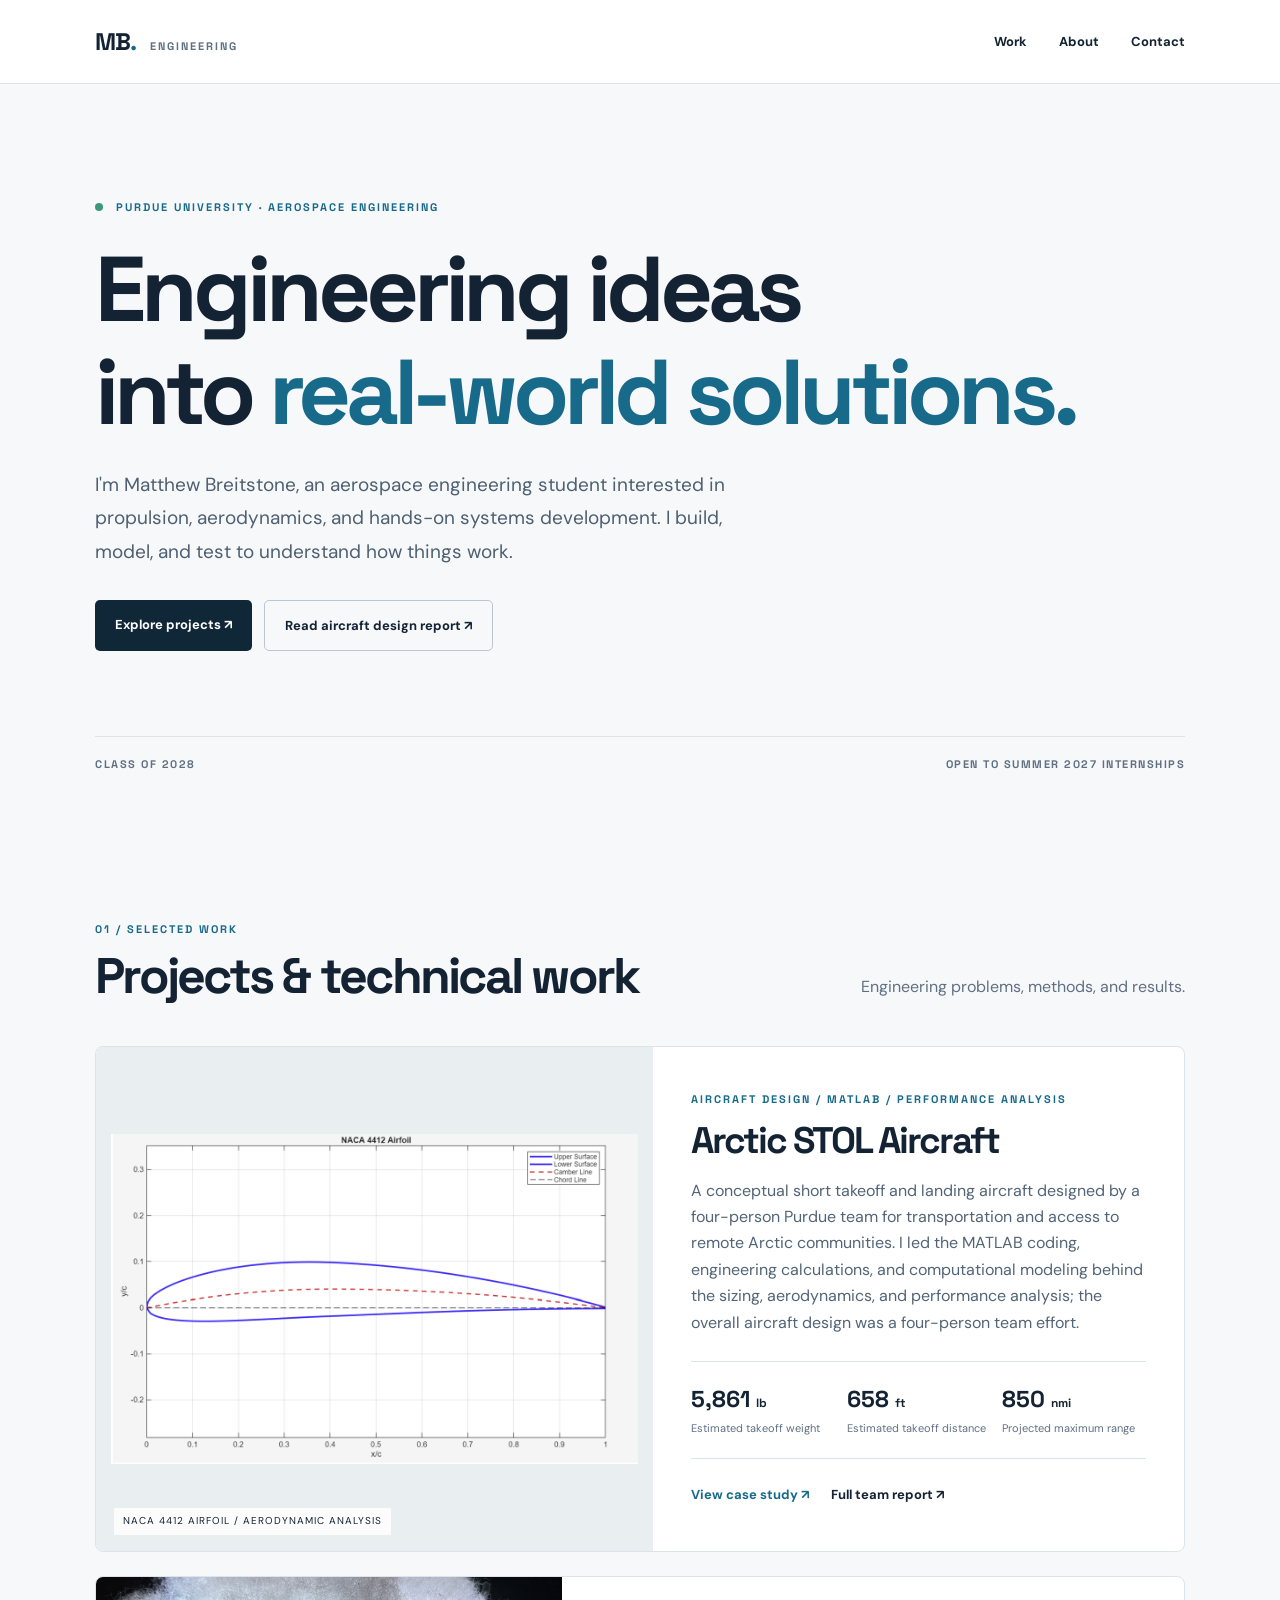
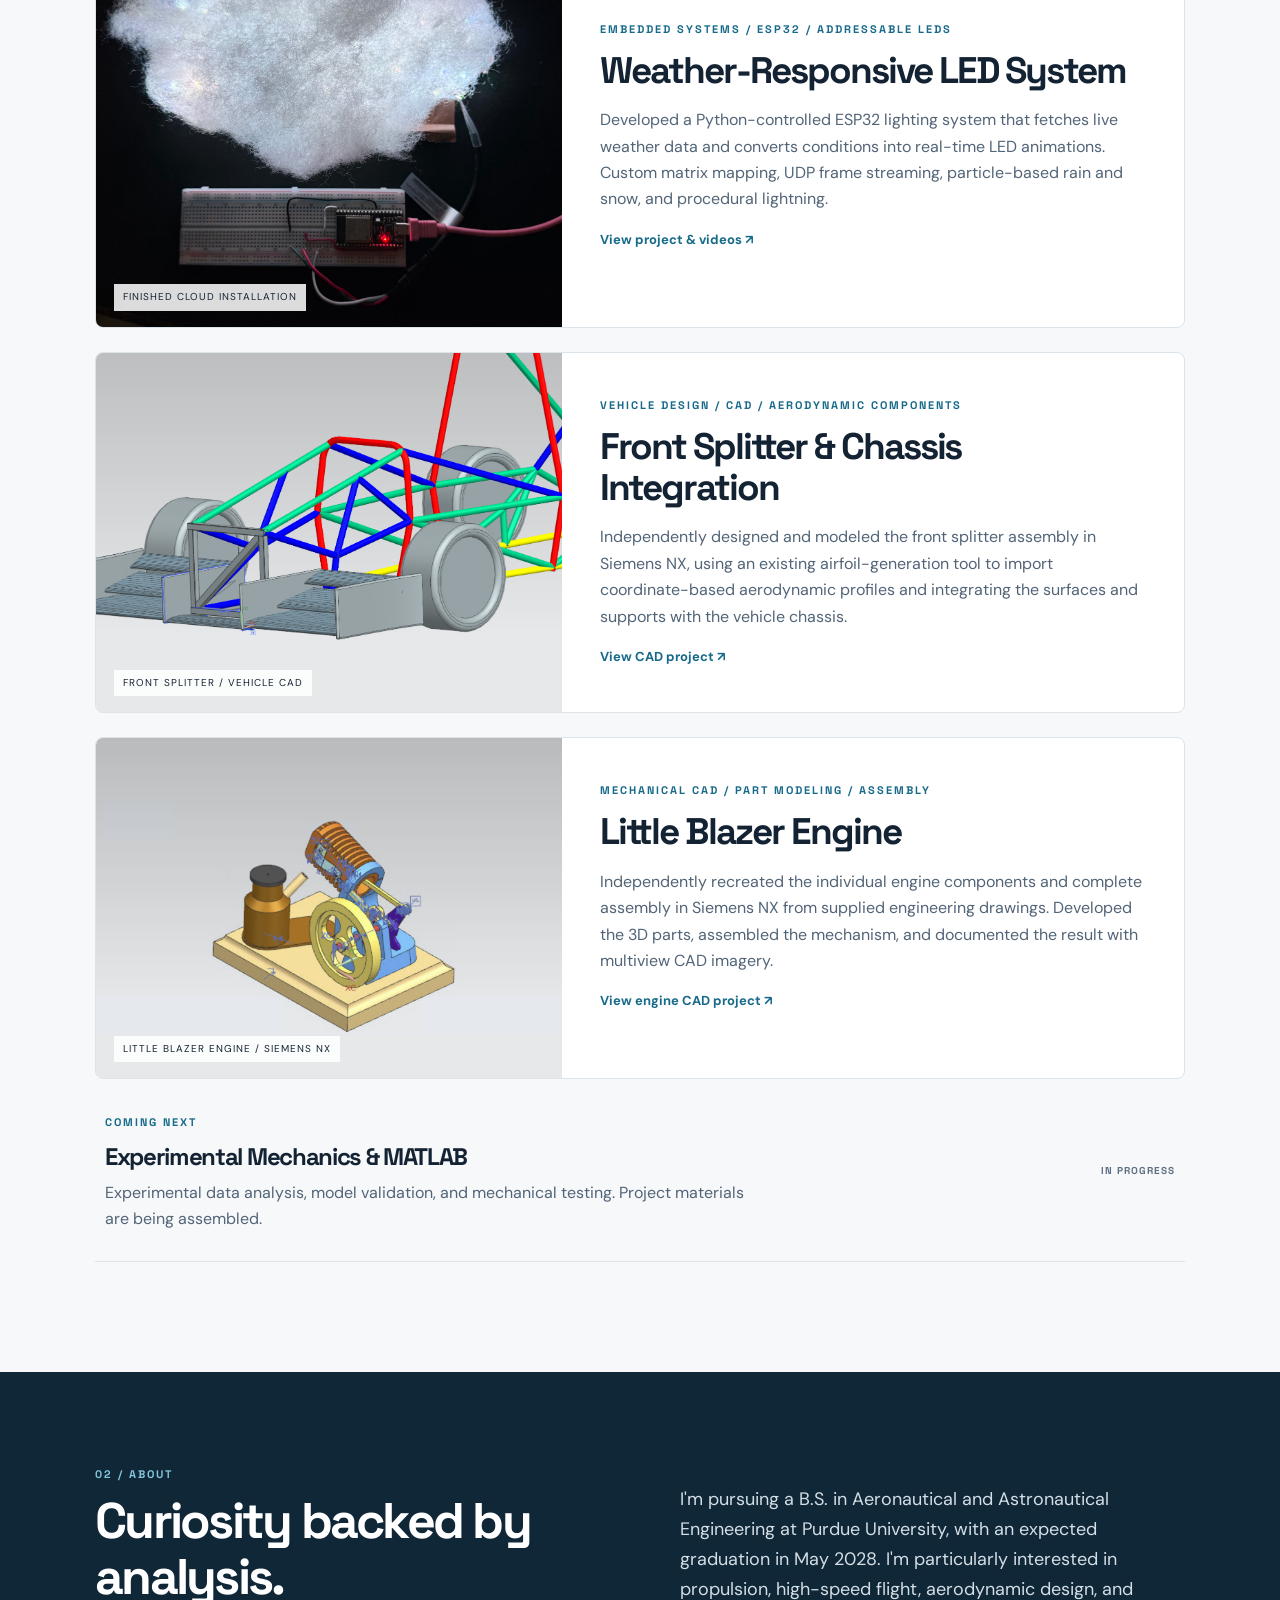
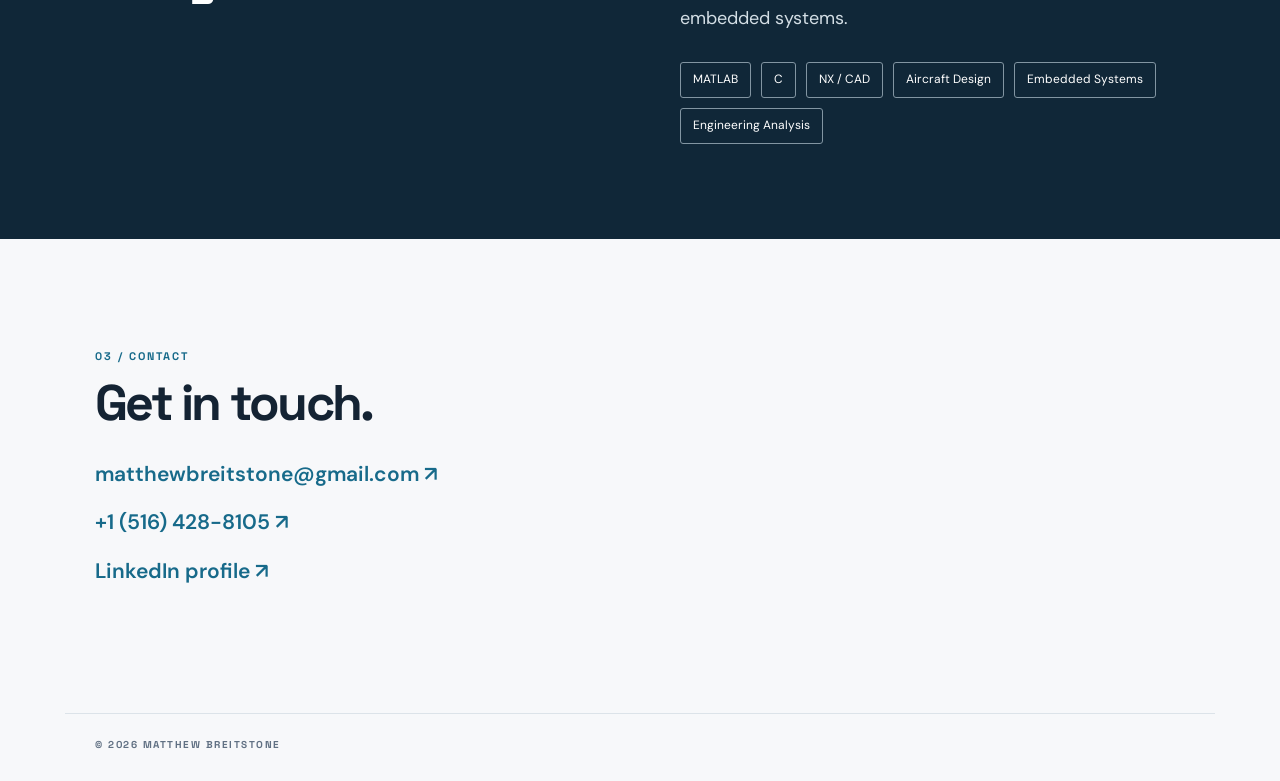
<file: index.html>
<!doctype html><html lang="en"><head><meta charset="utf-8"><meta name="viewport" content="width=device-width, initial-scale=1"><meta name="description" content="Aerospace engineering portfolio — aircraft design, embedded systems, and engineering analysis."><title>Matthew Breitstone | Aerospace Engineering</title><link rel="stylesheet" href="styles.css"></head><body><header class="nav"><a class="brand" href="#home">MB<span class="dot">.</span> <span>ENGINEERING</span></a><nav><a href="#work">Work</a><a href="#about">About</a><a href="#contact">Contact</a></nav></header><main id="home"><section class="hero wrap"><div class="eyebrow"><span class="status"></span> PURDUE UNIVERSITY · AEROSPACE ENGINEERING</div><h1>Engineering ideas<br>into <em>real-world solutions.</em></h1><p class="lead">I'm Matthew Breitstone, an aerospace engineering student interested in propulsion, aerodynamics, and hands-on systems development. I build, model, and test to understand how things work.</p><div class="actions"><a class="button primary" href="#work">Explore projects <span>↗</span></a><a class="button secondary" href="assets/aircraft-design-report.pdf" target="_blank" rel="noopener">Read aircraft design report ↗</a></div><div class="hero-foot"><span>CLASS OF 2028</span><span>OPEN TO SUMMER 2027 INTERNSHIPS</span></div></section><section class="work wrap" id="work"><div class="section-head"><div><div class="eyebrow">01 / SELECTED WORK</div><h2>Projects & technical work</h2></div><p>Engineering problems, methods, and results.</p></div><article class="project featured"><div class="project-image"><img src="assets/naca-4412-airfoil.png" alt="NACA 4412 airfoil profile with upper and lower surfaces, camber line, and chord line"><span class="image-caption">NACA 4412 AIRFOIL / AERODYNAMIC ANALYSIS</span></div><div class="project-body"><div class="eyebrow">AIRCRAFT DESIGN / MATLAB / PERFORMANCE ANALYSIS</div><h3>Arctic STOL Aircraft</h3><p>A conceptual short takeoff and landing aircraft designed by a four-person Purdue team for transportation and access to remote Arctic communities. I led the MATLAB coding, engineering calculations, and computational modeling behind the sizing, aerodynamics, and performance analysis; the overall aircraft design was a four-person team effort.</p><div class="metrics"><div><strong>5,861 <small>lb</small></strong><span>Estimated takeoff weight</span></div><div><strong>658 <small>ft</small></strong><span>Estimated takeoff distance</span></div><div><strong>850 <small>nmi</small></strong><span>Projected maximum range</span></div></div><div class="project-links"><a href="aircraft.html">View case study ↗</a><a href="assets/aircraft-design-report.pdf" target="_blank" rel="noopener">Full team report ↗</a></div></div></article><article class="project led-feature"><div class="led-preview"><img src="assets/finished-led-cloud.jpeg" alt="Finished illuminated cloud installation with ESP32 controller and breadboard"><span class="image-caption">FINISHED CLOUD INSTALLATION</span></div><div class="project-body"><div class="eyebrow">EMBEDDED SYSTEMS / ESP32 / ADDRESSABLE LEDS</div><h3>Weather-Responsive LED System</h3><p>Developed a Python-controlled ESP32 lighting system that fetches live weather data and converts conditions into real-time LED animations. Custom matrix mapping, UDP frame streaming, particle-based rain and snow, and procedural lightning.</p><div class="project-links"><a href="esp32.html">View project &amp; videos ↗</a></div></div></article><article class="project led-feature"><div class="led-preview"><img src="assets/front-splitter-cad.png" alt="CAD view of a front splitter assembly integrated with a tubular vehicle chassis"><span class="image-caption">FRONT SPLITTER / VEHICLE CAD</span></div><div class="project-body"><div class="eyebrow">VEHICLE DESIGN / CAD / AERODYNAMIC COMPONENTS</div><h3>Front Splitter &amp; Chassis Integration</h3><p>Independently designed and modeled the front splitter assembly in Siemens NX, using an existing airfoil-generation tool to import coordinate-based aerodynamic profiles and integrating the surfaces and supports with the vehicle chassis.</p><div class="project-links"><a href="splitter.html">View CAD project ↗</a></div></div></article><article class="project led-feature"><div class="led-preview"><img src="assets/blazer-engine-cad.png" alt="Colored Siemens NX CAD model of a single-cylinder Little Blazer engine assembly"><span class="image-caption">LITTLE BLAZER ENGINE / SIEMENS NX</span></div><div class="project-body"><div class="eyebrow">MECHANICAL CAD / PART MODELING / ASSEMBLY</div><h3>Little Blazer Engine</h3><p>Independently recreated the individual engine components and complete assembly in Siemens NX from supplied engineering drawings. Developed the 3D parts, assembled the mechanism, and documented the result with multiview CAD imagery.</p><div class="project-links"><a href="engine.html">View engine CAD project ↗</a></div></div></article><div class="upcoming"><div><span class="eyebrow">COMING NEXT</span><h3>Experimental Mechanics & MATLAB</h3><p>Experimental data analysis, model validation, and mechanical testing. Project materials are being assembled.</p></div><span class="pending">IN PROGRESS</span></div></section><section class="about" id="about"><div class="wrap about-grid"><div><div class="eyebrow">02 / ABOUT</div><h2>Curiosity backed by analysis.</h2></div><div><p>I'm pursuing a B.S. in Aeronautical and Astronautical Engineering at Purdue University, with an expected graduation in May 2028. I'm particularly interested in propulsion, high-speed flight, aerodynamic design, and embedded systems.</p><div class="skill-list"><span>MATLAB</span><span>C</span><span>NX / CAD</span><span>Aircraft Design</span><span>Embedded Systems</span><span>Engineering Analysis</span></div></div></div></section><section class="contact wrap" id="contact"><div class="eyebrow">03 / CONTACT</div><h2>Get in touch.</h2><div class="contact-links"><a href="mailto:matthewbreitstone@gmail.com">matthewbreitstone@gmail.com ↗</a><a href="tel:+15164288105">+1 (516) 428-8105 ↗</a><a href="https://www.linkedin.com/in/matthew-breitstone-730b54327/" target="_blank" rel="noopener noreferrer">LinkedIn profile ↗</a></div></section></main><footer class="wrap"><span>© <span id="year">2026</span> MATTHEW BREITSTONE</span></footer><script>document.getElementById('year').textContent=new Date().getFullYear()</script></body></html>
</file>
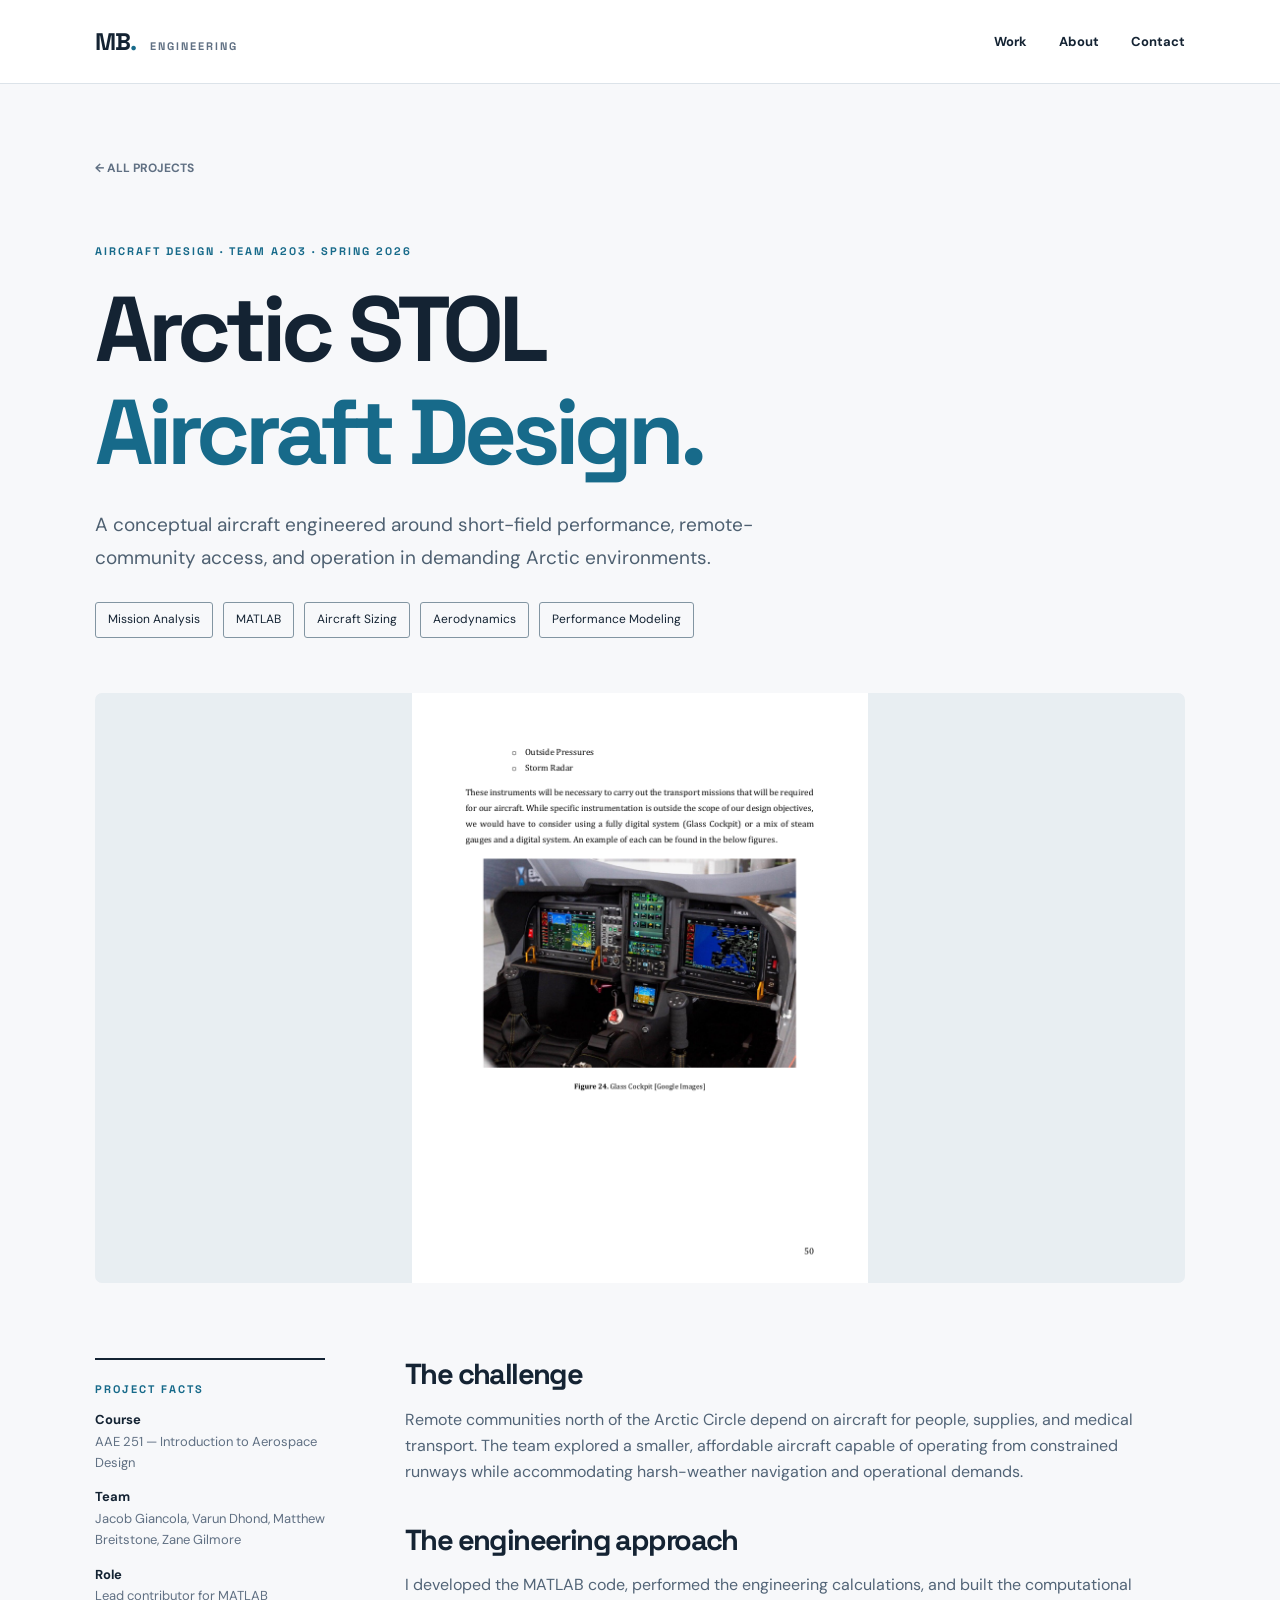
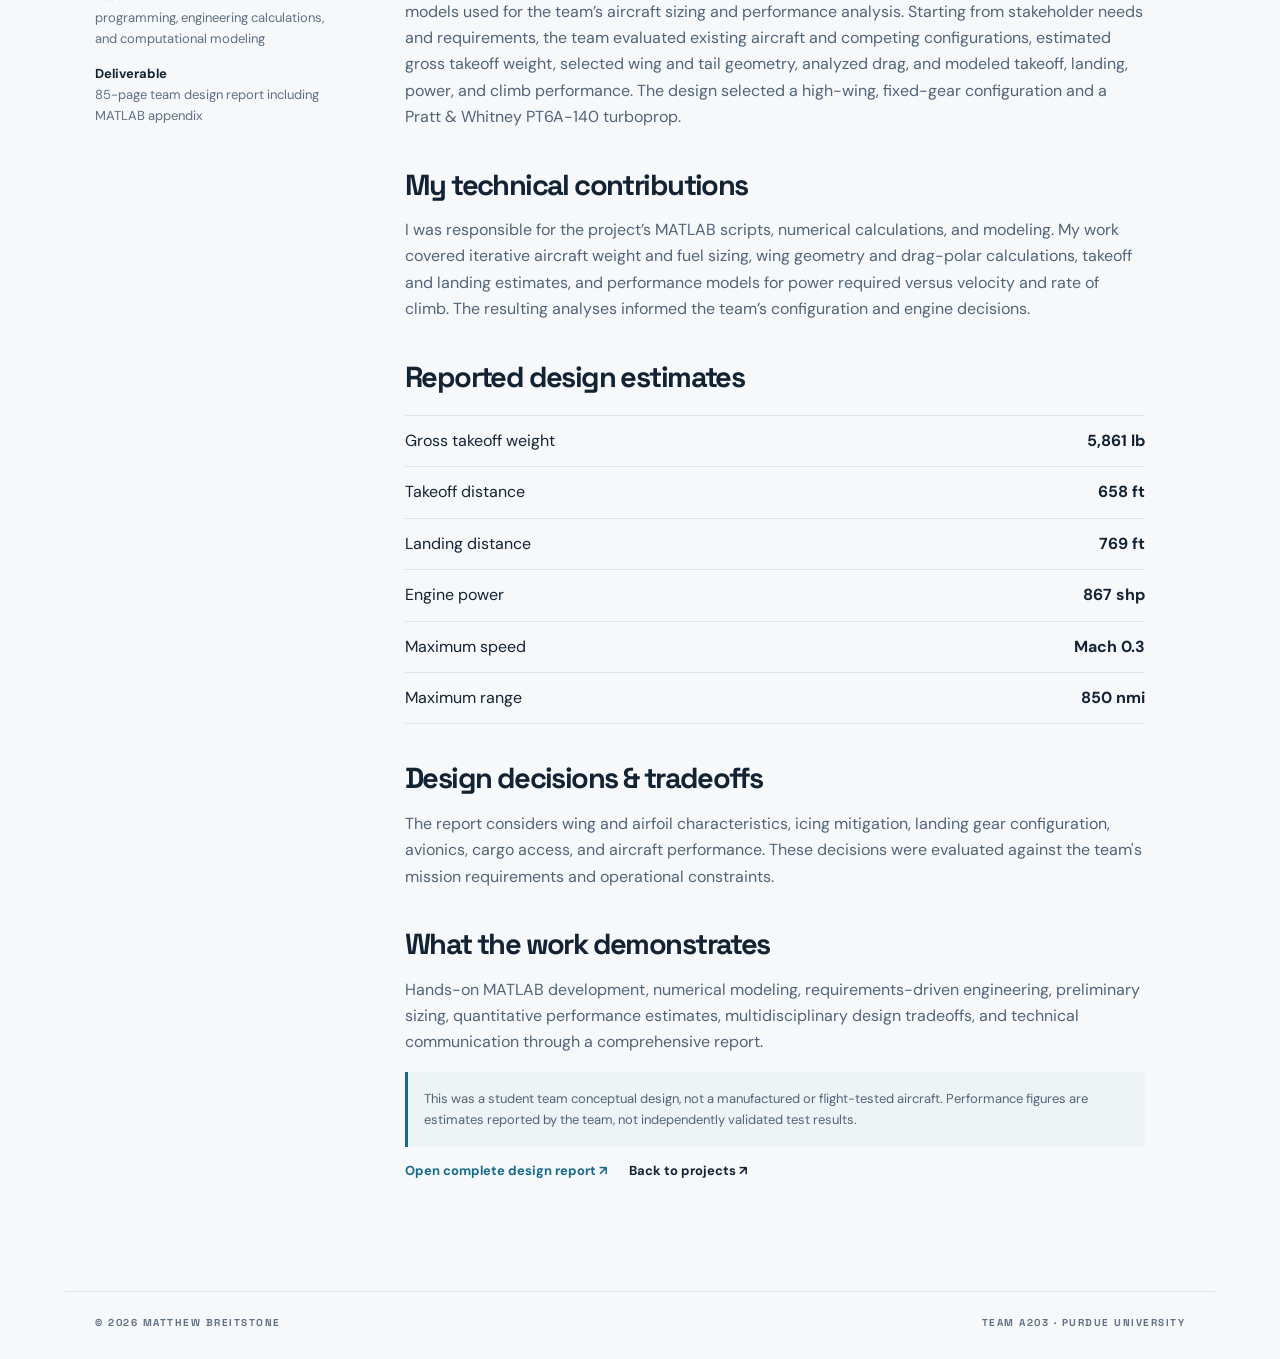
<file: aircraft.html>
<!doctype html><html lang="en"><head><meta charset="utf-8"><meta name="viewport" content="width=device-width, initial-scale=1"><meta name="description" content="Arctic STOL aircraft conceptual design case study by Purdue AAE 251 Team A203."><title>Arctic STOL Aircraft | Matthew Breitstone</title><link rel="stylesheet" href="styles.css"></head><body><header class="nav"><a class="brand" href="index.html">MB<span class="dot">.</span> <span>ENGINEERING</span></a><nav><a href="index.html#work">Work</a><a href="index.html#about">About</a><a href="index.html#contact">Contact</a></nav></header><main><section class="case-hero wrap"><a class="back" href="index.html#work">← ALL PROJECTS</a><div class="eyebrow">AIRCRAFT DESIGN · TEAM A203 · SPRING 2026</div><h1>Arctic STOL<br><em>Aircraft Design.</em></h1><p class="lead">A conceptual aircraft engineered around short-field performance, remote-community access, and operation in demanding Arctic environments.</p><div class="skill-list"><span>Mission Analysis</span><span>MATLAB</span><span>Aircraft Sizing</span><span>Aerodynamics</span><span>Performance Modeling</span></div></section><section class="wrap case-content"><div class="case-image"><img src="assets/aircraft-drawing.png" alt="Dimensioned conceptual aircraft drawing from the team report"></div><div class="case-grid"><aside><div class="eyebrow">PROJECT FACTS</div><p><strong>Course</strong><br>AAE 251 — Introduction to Aerospace Design</p><p><strong>Team</strong><br>Jacob Giancola, Varun Dhond, Matthew Breitstone, Zane Gilmore</p><p><strong>Role</strong><br>Lead contributor for MATLAB programming, engineering calculations, and computational modeling</p><p><strong>Deliverable</strong><br>85-page team design report including MATLAB appendix</p></aside><div class="case-copy"><h2>The challenge</h2><p>Remote communities north of the Arctic Circle depend on aircraft for people, supplies, and medical transport. The team explored a smaller, affordable aircraft capable of operating from constrained runways while accommodating harsh-weather navigation and operational demands.</p><h2>The engineering approach</h2><p>I developed the MATLAB code, performed the engineering calculations, and built the computational models used for the team’s aircraft sizing and performance analysis. Starting from stakeholder needs and requirements, the team evaluated existing aircraft and competing configurations, estimated gross takeoff weight, selected wing and tail geometry, analyzed drag, and modeled takeoff, landing, power, and climb performance. The design selected a high-wing, fixed-gear configuration and a Pratt & Whitney PT6A-140 turboprop.</p><h2>My technical contributions</h2><p>I was responsible for the project’s MATLAB scripts, numerical calculations, and modeling. My work covered iterative aircraft weight and fuel sizing, wing geometry and drag-polar calculations, takeoff and landing estimates, and performance models for power required versus velocity and rate of climb. The resulting analyses informed the team’s configuration and engine decisions.</p><h2>Reported design estimates</h2><div class="data-table"><div><span>Gross takeoff weight</span><strong>5,861 lb</strong></div><div><span>Takeoff distance</span><strong>658 ft</strong></div><div><span>Landing distance</span><strong>769 ft</strong></div><div><span>Engine power</span><strong>867 shp</strong></div><div><span>Maximum speed</span><strong>Mach 0.3</strong></div><div><span>Maximum range</span><strong>850 nmi</strong></div></div><h2>Design decisions & tradeoffs</h2><p>The report considers wing and airfoil characteristics, icing mitigation, landing gear configuration, avionics, cargo access, and aircraft performance. These decisions were evaluated against the team's mission requirements and operational constraints.</p><h2>What the work demonstrates</h2><p>Hands-on MATLAB development, numerical modeling, requirements-driven engineering, preliminary sizing, quantitative performance estimates, multidisciplinary design tradeoffs, and technical communication through a comprehensive report.</p><p class="fine-print">This was a student team conceptual design, not a manufactured or flight-tested aircraft. Performance figures are estimates reported by the team, not independently validated test results.</p><div class="project-links"><a href="assets/aircraft-design-report.pdf" target="_blank" rel="noopener">Open complete design report ↗</a><a href="index.html#work">Back to projects ↗</a></div></div></div></section></main><footer class="wrap"><span>© 2026 MATTHEW BREITSTONE</span><span>TEAM A203 · PURDUE UNIVERSITY</span></footer></body></html>
</file>
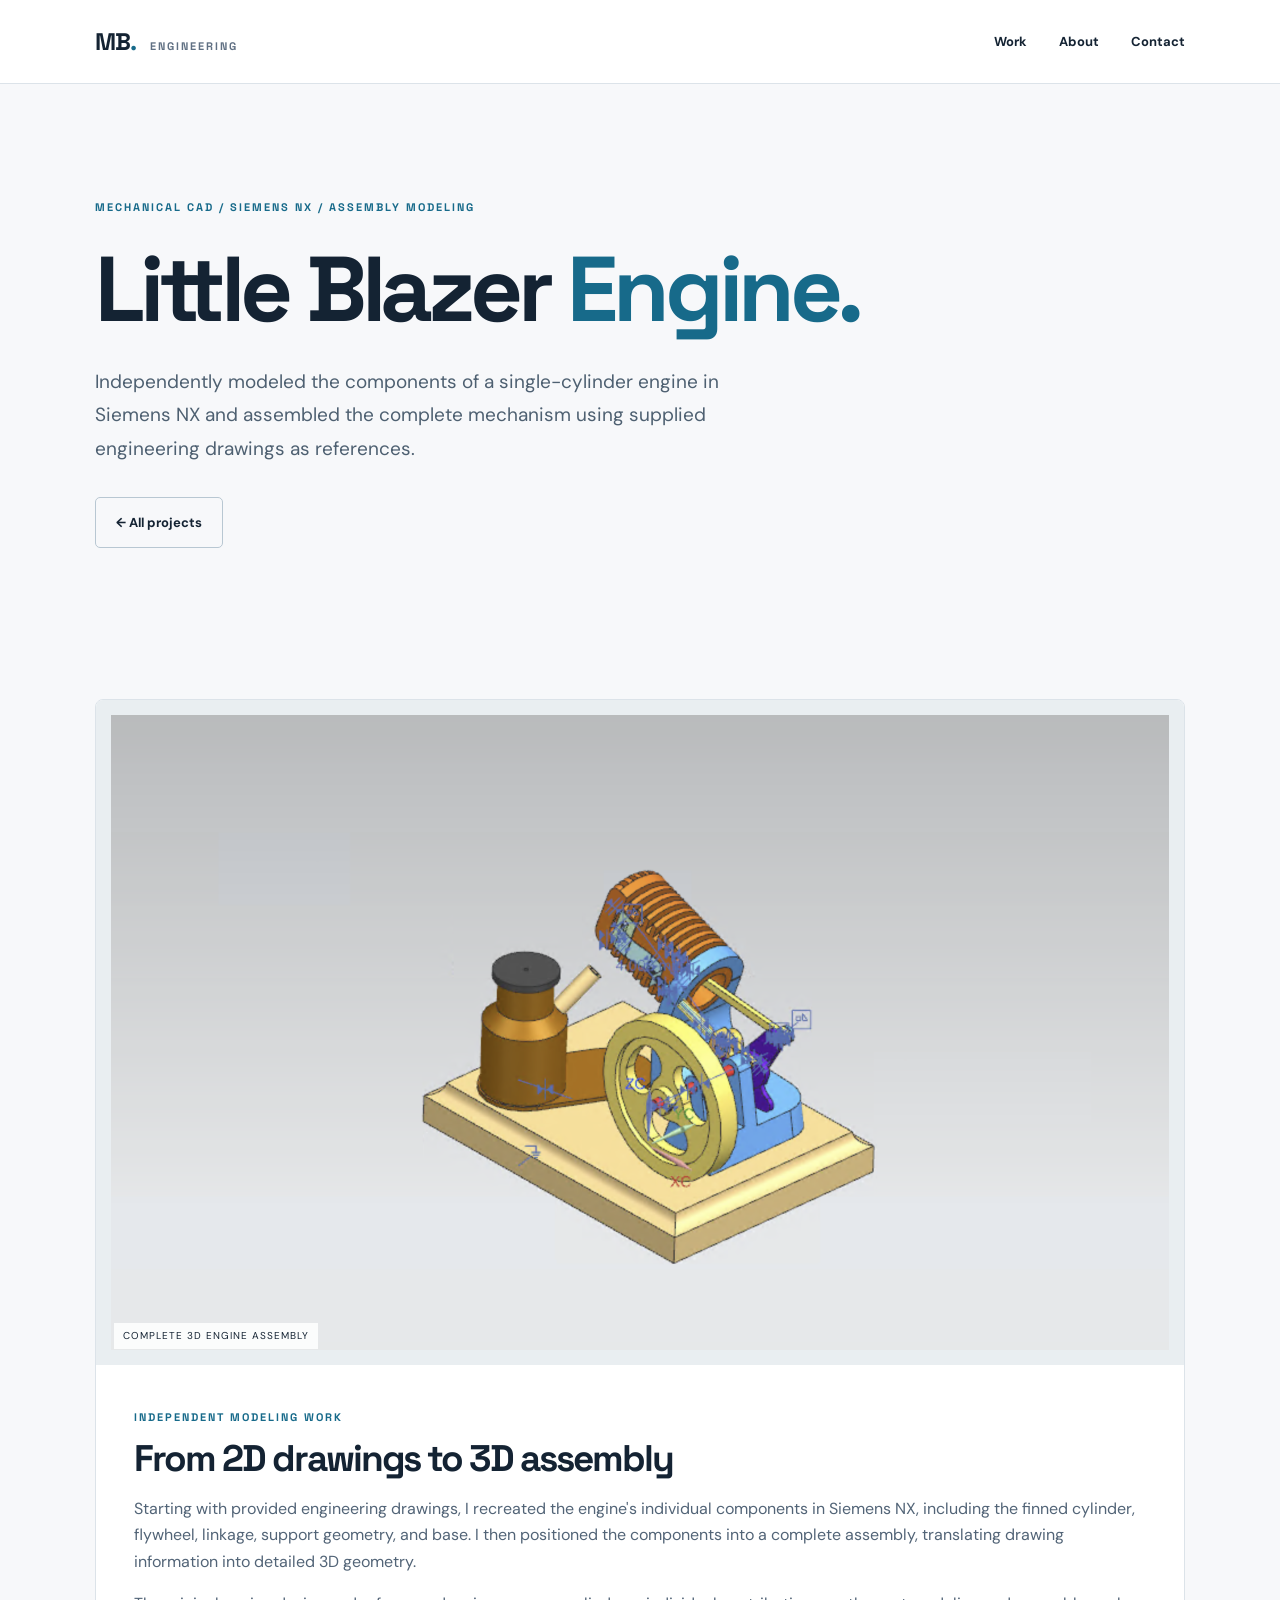
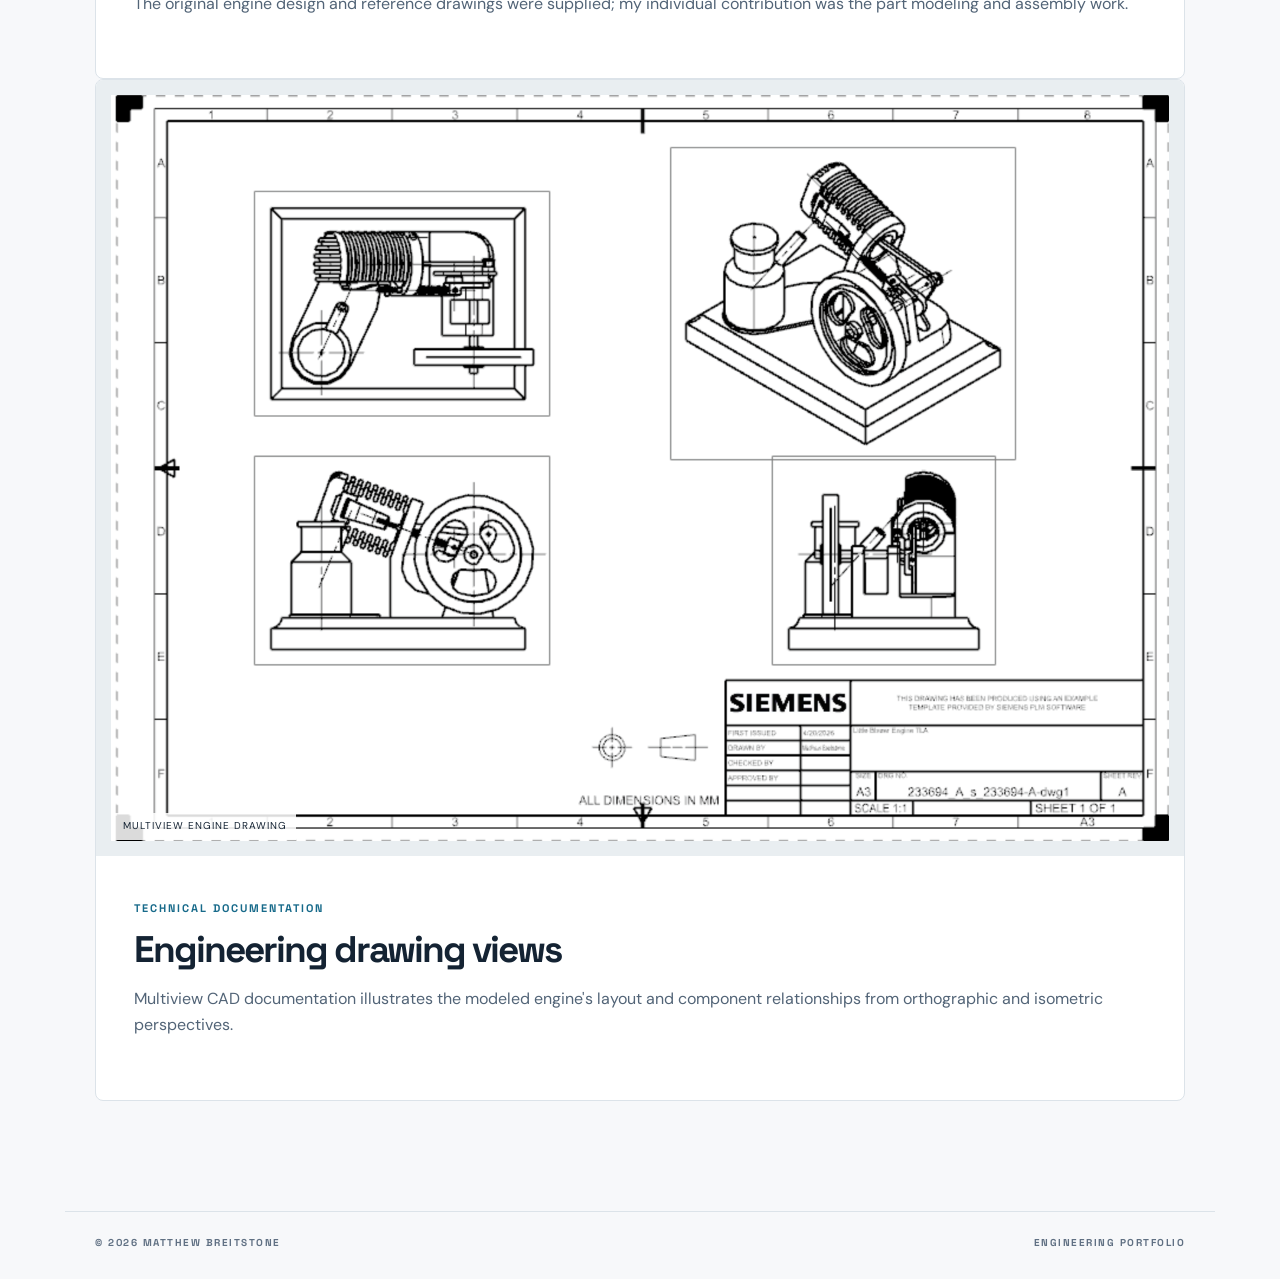
<file: engine.html>
<!doctype html><html lang="en"><head><meta charset="utf-8"><meta name="viewport" content="width=device-width, initial-scale=1"><meta name="description" content="Little Blazer Engine Siemens NX CAD modeling portfolio project"><title>Little Blazer Engine | Matthew Breitstone</title><link rel="stylesheet" href="styles.css"></head><body><header class="nav"><a class="brand" href="index.html">MB<span class="dot">.</span> <span>ENGINEERING</span></a><nav><a href="index.html#work">Work</a><a href="index.html#about">About</a><a href="index.html#contact">Contact</a></nav></header><main><section class="hero wrap"><div class="eyebrow">MECHANICAL CAD / SIEMENS NX / ASSEMBLY MODELING</div><h1>Little Blazer <em>Engine.</em></h1><p class="lead">Independently modeled the components of a single-cylinder engine in Siemens NX and assembled the complete mechanism using supplied engineering drawings as references.</p><div class="actions"><a class="button secondary" href="index.html#work">← All projects</a></div></section><section class="work wrap"><article class="project"><div class="project-image"><img src="assets/blazer-engine-cad.png" alt="Isometric CAD view of the complete Little Blazer Engine model"><span class="image-caption">COMPLETE 3D ENGINE ASSEMBLY</span></div><div class="project-body"><div class="eyebrow">INDEPENDENT MODELING WORK</div><h3>From 2D drawings to 3D assembly</h3><p>Starting with provided engineering drawings, I recreated the engine's individual components in Siemens NX, including the finned cylinder, flywheel, linkage, support geometry, and base. I then positioned the components into a complete assembly, translating drawing information into detailed 3D geometry.</p><p>The original engine design and reference drawings were supplied; my individual contribution was the part modeling and assembly work.</p></div></article><article class="project"><div class="project-image"><img src="assets/blazer-engine-drawing.png" alt="Siemens NX drawing sheet with top, front, side and isometric views of the engine"><span class="image-caption">MULTIVIEW ENGINE DRAWING</span></div><div class="project-body"><div class="eyebrow">TECHNICAL DOCUMENTATION</div><h3>Engineering drawing views</h3><p>Multiview CAD documentation illustrates the modeled engine's layout and component relationships from orthographic and isometric perspectives.</p></div></article></section></main><footer class="wrap"><span>© 2026 MATTHEW BREITSTONE</span><span>ENGINEERING PORTFOLIO</span></footer></body></html>
</file>
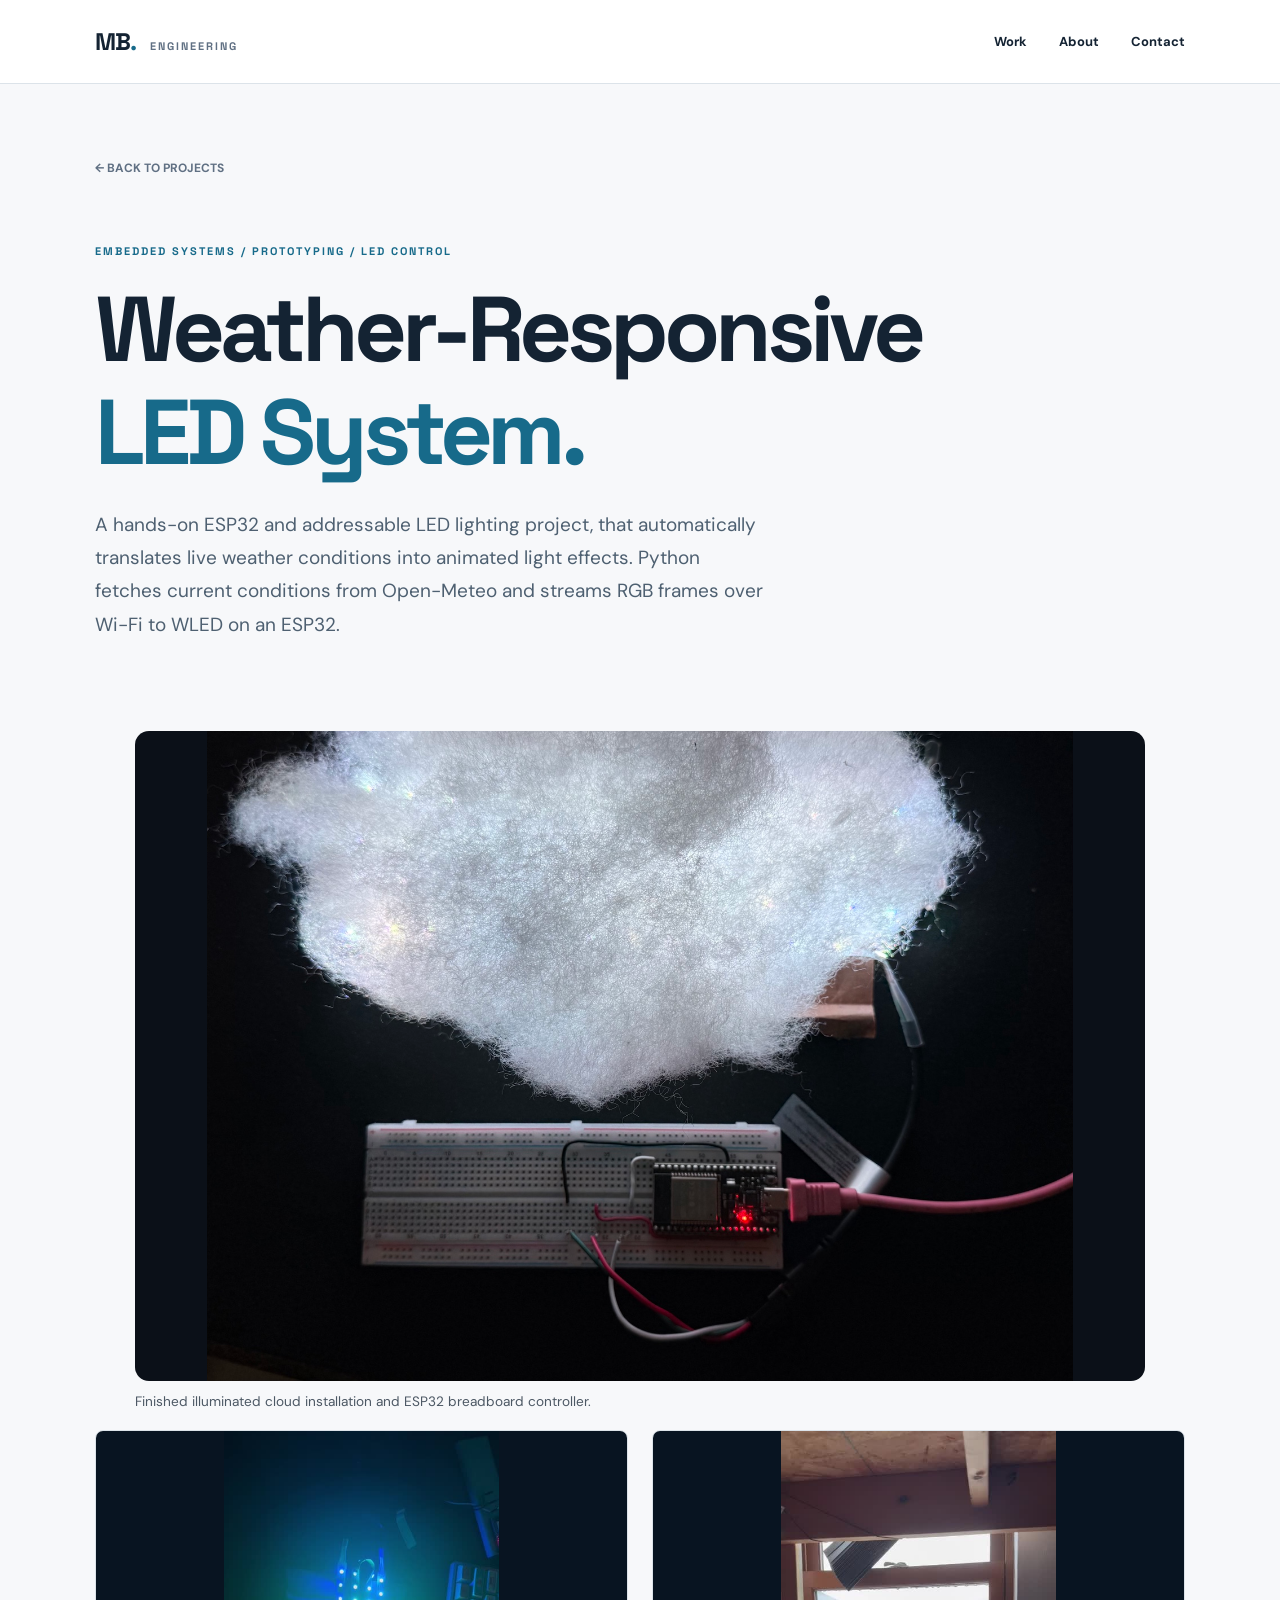
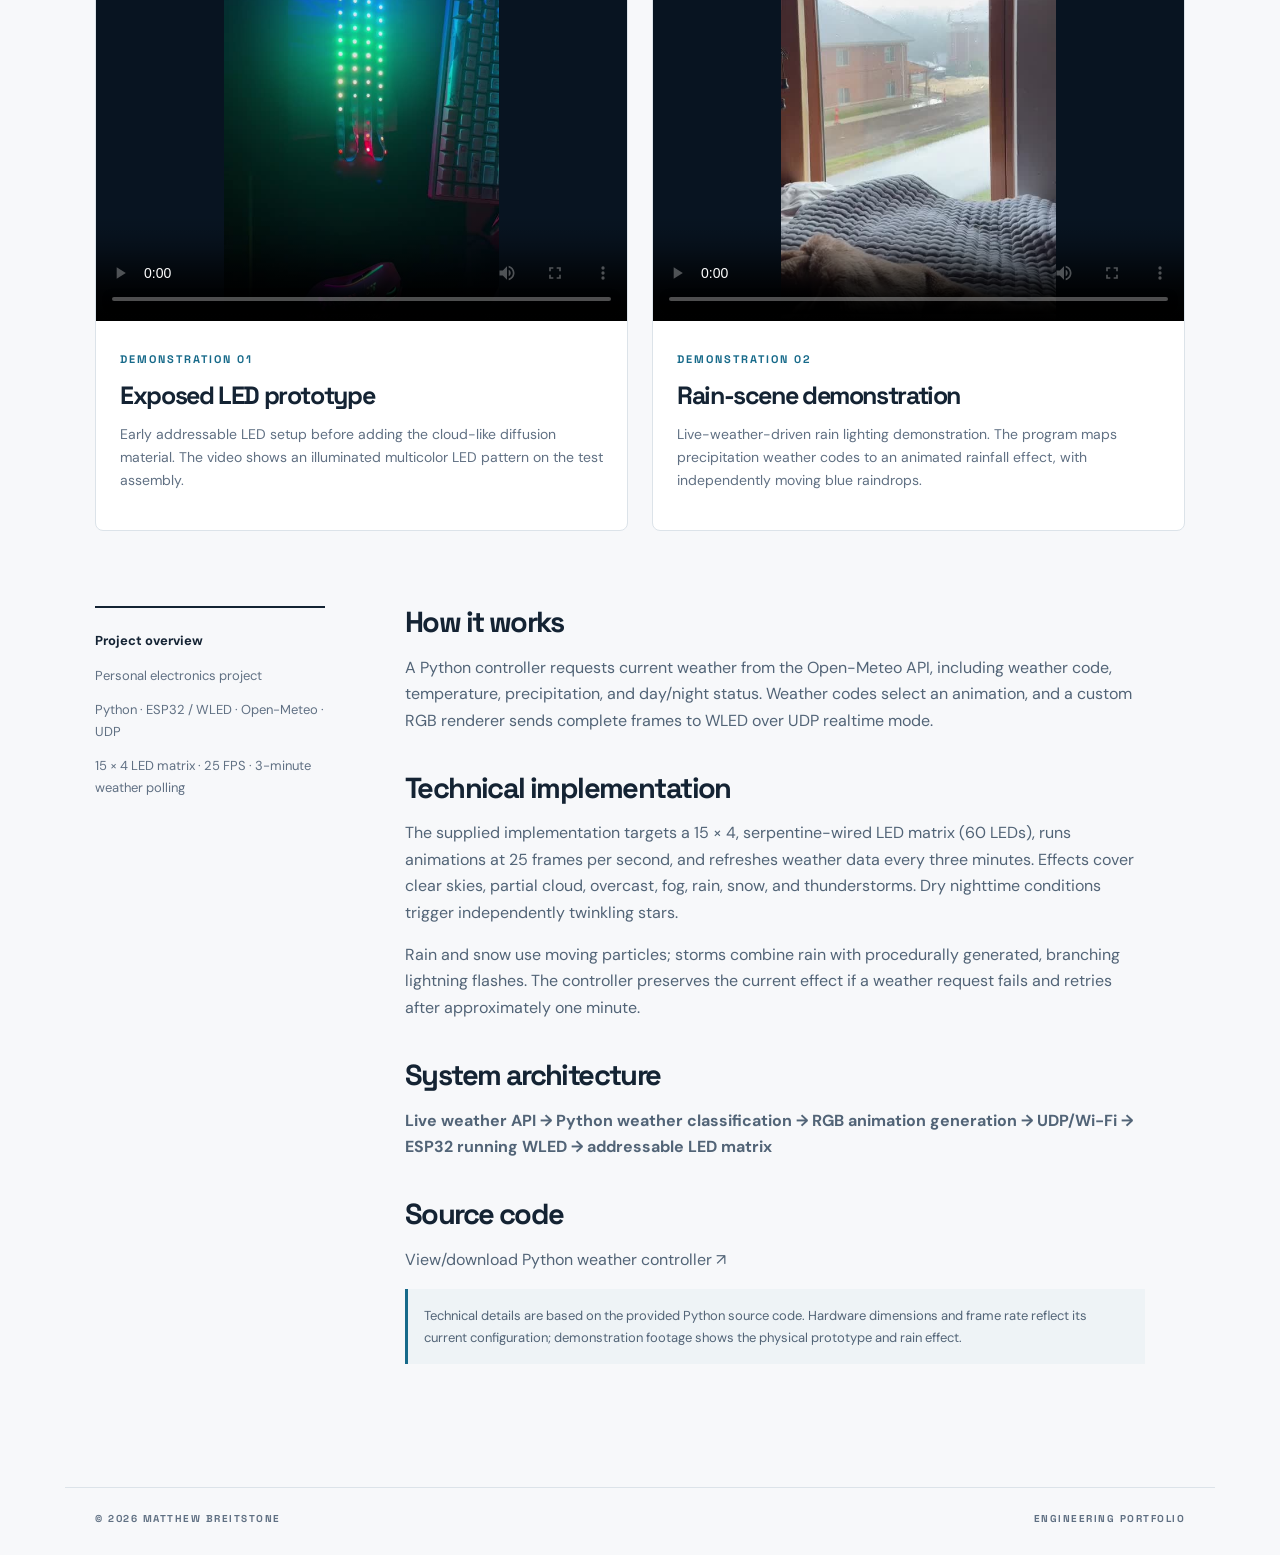
<file: esp32.html>
<!doctype html><html lang="en"><head><meta charset="utf-8"><meta name="viewport" content="width=device-width, initial-scale=1"><meta name="description" content="ESP32 addressable LED weather-responsive lighting project with original prototype demonstrations."><title>ESP32 Weather-Responsive LEDs | Matthew Breitstone</title><link rel="stylesheet" href="styles.css"></head><body><header class="nav"><a class="brand" href="index.html">MB<span class="dot">.</span> <span>ENGINEERING</span></a><nav><a href="index.html#work">Work</a><a href="index.html#about">About</a><a href="index.html#contact">Contact</a></nav></header><main><section class="case-hero wrap"><a class="back" href="index.html#work">← BACK TO PROJECTS</a><div class="eyebrow">EMBEDDED SYSTEMS / PROTOTYPING / LED CONTROL</div><h1>Weather-Responsive<br><em>LED System.</em></h1><p class="lead">A hands-on ESP32 and addressable LED lighting project, that automatically translates live weather conditions into animated light effects. Python fetches current conditions from Open-Meteo and streams RGB frames over Wi-Fi to WLED on an ESP32.</p></section><section class="case-content wrap"><figure class="finished-cloud"><img src="assets/finished-led-cloud.jpeg" alt="Finished illuminated fiber cloud installation above ESP32 development board and breadboard" style="display:block;width:100%;max-height:650px;object-fit:contain;border-radius:14px;background:#0b1018"><figcaption style="font-size:.85rem;margin-top:.65rem;opacity:.75">Finished illuminated cloud installation and ESP32 breadboard controller.</figcaption></figure><div class="video-grid"><article class="video-card"><video controls playsinline preload="metadata" poster="assets/led-prototype.jpg"><source src="assets/IMG_4732.mp4" type="video/mp4">Your browser does not support embedded video.</video><div class="video-description"><span class="eyebrow">DEMONSTRATION 01</span><h2>Exposed LED prototype</h2><p>Early addressable LED setup before adding the cloud-like diffusion material. The video shows an illuminated multicolor LED pattern on the test assembly.</p></div></article><article class="video-card"><video controls playsinline preload="metadata" poster="assets/rain-demo.jpg"><source src="assets/IMG_5100.mp4" type="video/mp4">Your browser does not support embedded video.</video><div class="video-description"><span class="eyebrow">DEMONSTRATION 02</span><h2>Rain-scene demonstration</h2><p>Live-weather-driven rain lighting demonstration. The program maps precipitation weather codes to an animated rainfall effect, with independently moving blue raindrops.</p></div></article></div><div class="case-grid"><aside><strong>Project overview</strong><p>Personal electronics project</p><p>Python · ESP32 / WLED · Open-Meteo · UDP</p><p>15 × 4 LED matrix · 25 FPS · 3-minute weather polling</p></aside><div class="case-copy"><h2>How it works</h2><p>A Python controller requests current weather from the Open-Meteo API, including weather code, temperature, precipitation, and day/night status. Weather codes select an animation, and a custom RGB renderer sends complete frames to WLED over UDP realtime mode.</p><h2>Technical implementation</h2><p>The supplied implementation targets a 15 × 4, serpentine-wired LED matrix (60 LEDs), runs animations at 25 frames per second, and refreshes weather data every three minutes. Effects cover clear skies, partial cloud, overcast, fog, rain, snow, and thunderstorms. Dry nighttime conditions trigger independently twinkling stars.</p><p>Rain and snow use moving particles; storms combine rain with procedurally generated, branching lightning flashes. The controller preserves the current effect if a weather request fails and retries after approximately one minute.</p><h2>System architecture</h2><p><strong>Live weather API → Python weather classification → RGB animation generation → UDP/Wi-Fi → ESP32 running WLED → addressable LED matrix</strong></p><h2>Source code</h2><p><a href="assets/wledWeather.py" download>View/download Python weather controller ↗</a></p><p class="fine-print">Technical details are based on the provided Python source code. Hardware dimensions and frame rate reflect its current configuration; demonstration footage shows the physical prototype and rain effect.</p></div></div></section></main><footer class="wrap"><span>© 2026 MATTHEW BREITSTONE</span><span>ENGINEERING PORTFOLIO</span></footer></body></html>
</file>
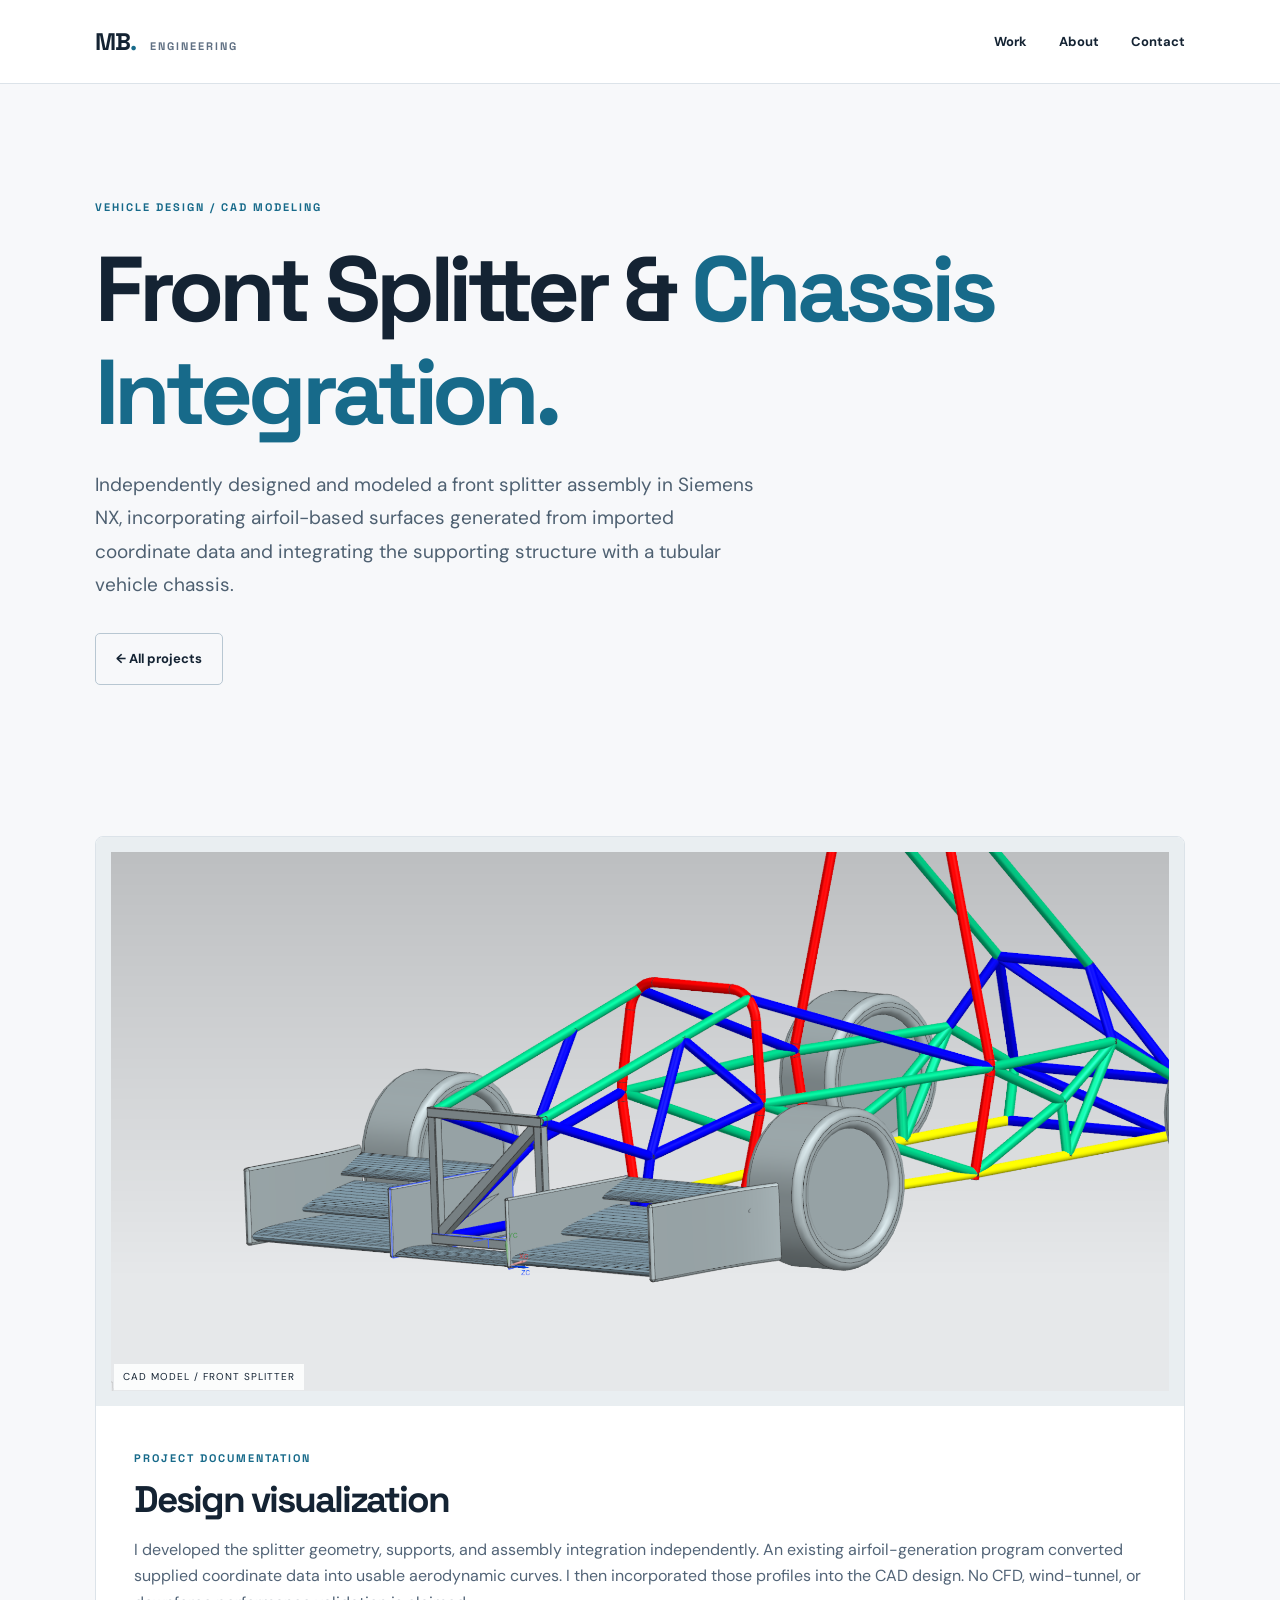
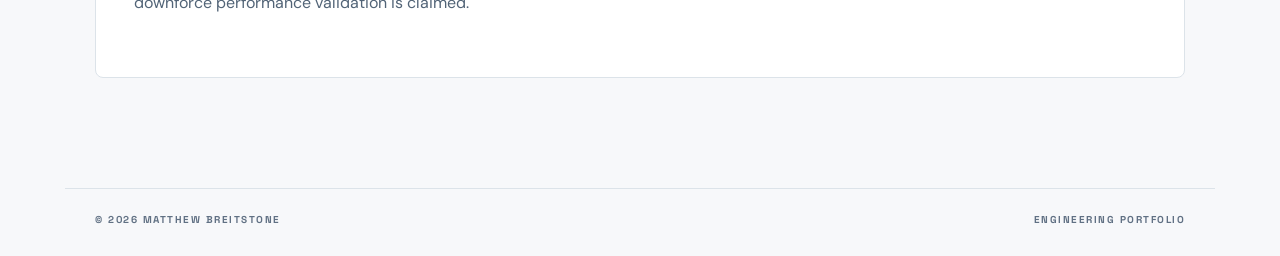
<file: splitter.html>
<!doctype html><html lang="en"><head><meta charset="utf-8"><meta name="viewport" content="width=device-width, initial-scale=1"><meta name="description" content="Vehicle front splitter CAD portfolio project"><title>Front Splitter CAD | Matthew Breitstone</title><link rel="stylesheet" href="styles.css"></head><body><header class="nav"><a class="brand" href="index.html">MB<span class="dot">.</span> <span>ENGINEERING</span></a><nav><a href="index.html#work">Work</a><a href="index.html#about">About</a><a href="index.html#contact">Contact</a></nav></header><main><section class="hero wrap"><div class="eyebrow">VEHICLE DESIGN / CAD MODELING</div><h1>Front Splitter &amp; <em>Chassis Integration.</em></h1><p class="lead">Independently designed and modeled a front splitter assembly in Siemens NX, incorporating airfoil-based surfaces generated from imported coordinate data and integrating the supporting structure with a tubular vehicle chassis.</p><div class="actions"><a class="button secondary" href="index.html#work">← All projects</a></div></section><section class="work wrap"><article class="project"><div class="project-image"><img src="assets/front-splitter-cad.png" alt="Front splitter CAD assembly with tubular frame, wheels and splitter surfaces"><span class="image-caption">CAD MODEL / FRONT SPLITTER</span></div><div class="project-body"><div class="eyebrow">PROJECT DOCUMENTATION</div><h3>Design visualization</h3><p>I developed the splitter geometry, supports, and assembly integration independently. An existing airfoil-generation program converted supplied coordinate data into usable aerodynamic curves. I then incorporated those profiles into the CAD design. No CFD, wind-tunnel, or downforce performance validation is claimed.</p></div></article></section></main><footer class="wrap"><span>© 2026 MATTHEW BREITSTONE</span><span>ENGINEERING PORTFOLIO</span></footer></body></html>
</file>
<file: styles.css>
@import url('https://fonts.googleapis.com/css2?family=DM+Sans:wght@400;500;600;700&family=Space+Grotesk:wght@400;500;600;700&display=swap');:root{--bg:#f7f8fa;--ink:#142333;--muted:#607083;--line:#dce3e9;--accent:#176a8a;--navy:#102738}*{box-sizing:border-box}html{scroll-behavior:smooth}body{margin:0;background:var(--bg);color:var(--ink);font:16px/1.65 'DM Sans',sans-serif}a{color:inherit;text-decoration:none}img{max-width:100%;display:block}.wrap{max-width:1150px;margin:auto;padding-left:30px;padding-right:30px}.nav{height:84px;padding:0 max(30px,calc((100vw - 1090px)/2));display:flex;justify-content:space-between;align-items:center;border-bottom:1px solid var(--line);background:#fff}.brand{font:700 24px 'Space Grotesk',sans-serif;letter-spacing:-1px}.brand span:last-child{font-size:11px;letter-spacing:2px;margin-left:10px;color:var(--muted)}.dot{color:var(--accent)}nav{display:flex;gap:32px;font-size:13px;font-weight:700}nav a:hover,.project-links a:hover{color:var(--accent)}.hero{padding-top:116px;padding-bottom:86px}.eyebrow{font:700 11px 'Space Grotesk',sans-serif;letter-spacing:2px;color:var(--accent)}.status{display:inline-block;width:8px;height:8px;background:#3b997b;border-radius:50%;margin-right:8px}h1,h2,h3{font-family:'Space Grotesk',sans-serif;letter-spacing:-.055em;line-height:1.12}h1{font-size:clamp(48px,7.3vw,92px);margin:24px 0}h1 em{font-style:normal;color:var(--accent)}.lead{font-size:19px;max-width:670px;color:#4e6071;line-height:1.75}.actions{display:flex;gap:12px;flex-wrap:wrap;margin-top:32px}.button{padding:14px 20px;border-radius:5px;font-weight:700;font-size:13px}.primary{background:var(--navy);color:white}.secondary{border:1px solid #b8c7d2}.hero-foot{display:flex;justify-content:space-between;border-top:1px solid var(--line);margin-top:85px;padding-top:20px;font:700 11px 'Space Grotesk';letter-spacing:1.5px;color:var(--muted)}.work{padding-top:65px;padding-bottom:110px}.section-head{display:flex;justify-content:space-between;align-items:end;margin-bottom:30px;gap:20px}.section-head h2,.about h2,.contact h2{font-size:clamp(32px,4vw,50px);margin:12px 0}.section-head p{color:var(--muted)}.project{background:white;border:1px solid var(--line);border-radius:8px;overflow:hidden}.featured{display:grid;grid-template-columns:1.05fr 1fr}.project-image{background:#e9eef1;min-height:440px;position:relative;display:flex;align-items:center;justify-content:center}.project-image img{width:100%;height:100%;object-fit:contain;padding:15px}.image-caption{position:absolute;bottom:16px;left:18px;font-size:10px;letter-spacing:1px;background:#ffffffdb;padding:5px 9px}.project-body{padding:45px 38px}.project-body h3{font-size:37px;margin:14px 0}.project-body p,.upcoming p,.case-copy p{color:#526477}.metrics{display:grid;grid-template-columns:repeat(3,1fr);gap:12px;border-top:1px solid var(--line);border-bottom:1px solid var(--line);padding:22px 0;margin:25px 0}.metrics strong{display:block;font:700 23px 'Space Grotesk';white-space:nowrap}.metrics small{font-size:12px}.metrics span{display:block;font-size:11px;color:var(--muted);line-height:1.4;margin-top:7px}.project-links{display:flex;flex-wrap:wrap;gap:22px;font-size:13px;font-weight:700}.project-links a:first-child{color:var(--accent)}.upcoming{display:flex;align-items:center;justify-content:space-between;gap:24px;padding:29px 10px;border-bottom:1px solid var(--line)}.upcoming h3{font-size:24px;margin:9px 0}.upcoming p{max-width:660px;margin:0}.pending{font:700 10px 'Space Grotesk';letter-spacing:1px;color:var(--muted);white-space:nowrap}.about{background:var(--navy);color:#fff;padding:95px 0}.about-grid{display:grid;grid-template-columns:1fr 1fr;gap:80px}.about .eyebrow{color:#84c6db}.about p{color:#d3dee5;font-size:18px}.skill-list{display:flex;gap:10px;flex-wrap:wrap;margin-top:28px}.skill-list span{font-size:12px;padding:7px 12px;border:1px solid #8295a2;border-radius:3px}.contact{padding-top:110px;padding-bottom:125px}.contact p{font-size:18px;color:var(--muted)}.contact-note{font-size:13px!important}footer{display:flex;justify-content:space-between;gap:20px;padding-top:24px!important;padding-bottom:30px!important;border-top:1px solid var(--line);font:700 10px 'Space Grotesk';letter-spacing:1.5px;color:var(--muted)}.case-hero{padding-top:75px;padding-bottom:55px}.back{display:block;margin-bottom:65px;color:var(--muted);font-size:12px;font-weight:700}.case-hero h1{margin-top:20px}.case-content{padding-bottom:110px}.case-image{background:#e8eef2;border-radius:7px;overflow:hidden;max-height:590px;display:flex;justify-content:center}.case-image img{object-fit:contain;max-height:590px}.case-grid{display:grid;grid-template-columns:230px 1fr;gap:80px;margin-top:75px}.case-grid aside{border-top:2px solid var(--ink);padding-top:22px;font-size:13px;color:var(--muted)}.case-grid aside strong{color:var(--ink)}.case-copy{max-width:740px}.case-copy h2{font-size:29px;margin:38px 0 12px}.case-copy h2:first-child{margin-top:0}.data-table{border-top:1px solid var(--line);margin:22px 0}.data-table div{display:flex;justify-content:space-between;gap:16px;padding:12px 0;border-bottom:1px solid var(--line)}.fine-print{font-size:13px;padding:16px;border-left:3px solid var(--accent);background:#eef3f6}@media(max-width:800px){.featured,.about-grid,.case-grid{grid-template-columns:1fr}.project-image{min-height:290px}.project-body{padding:30px}.about-grid,.case-grid{gap:28px}.hero{padding-top:75px}.section-head{display:block}.hero-foot{gap:20px;flex-wrap:wrap}.case-hero{padding-top:40px}.back{margin-bottom:40px}}@media(max-width:520px){.wrap{padding-left:20px;padding-right:20px}.nav{height:70px;padding:0 20px}.brand span:last-child{display:none}nav{gap:15px;font-size:12px}.hero{padding-top:60px}.hero-foot{margin-top:60px}.metrics{gap:6px}.metrics strong{font-size:18px}.upcoming{align-items:flex-start;flex-direction:column}footer{flex-direction:column}.case-hero h1{font-size:50px}}

.led-feature{display:grid;grid-template-columns:.75fr 1fr;margin-top:24px}.led-preview{position:relative;background:#081c2b;min-height:340px;overflow:hidden}.led-preview img{width:100%;height:100%;max-height:460px;object-fit:cover;object-position:center}.video-grid{display:grid;grid-template-columns:repeat(2,minmax(0,1fr));gap:24px}.video-card{background:#fff;border:1px solid var(--line);border-radius:8px;overflow:hidden}.video-card video{display:block;width:100%;height:490px;object-fit:contain;background:#081421}.video-description{padding:24px}.video-description h2{font-size:25px;margin:10px 0}.video-description p{color:var(--muted);font-size:14px}@media(max-width:800px){.led-feature,.video-grid{grid-template-columns:1fr}.led-preview{min-height:260px}.video-card video{height:430px}}

.contact-links{display:flex;flex-direction:column;align-items:flex-start;gap:14px;margin-top:26px}.contact-links a{font-size:clamp(16px,2vw,21px);font-weight:600;overflow-wrap:anywhere;color:var(--accent)}.contact-links a:hover{text-decoration:underline}
</file>
